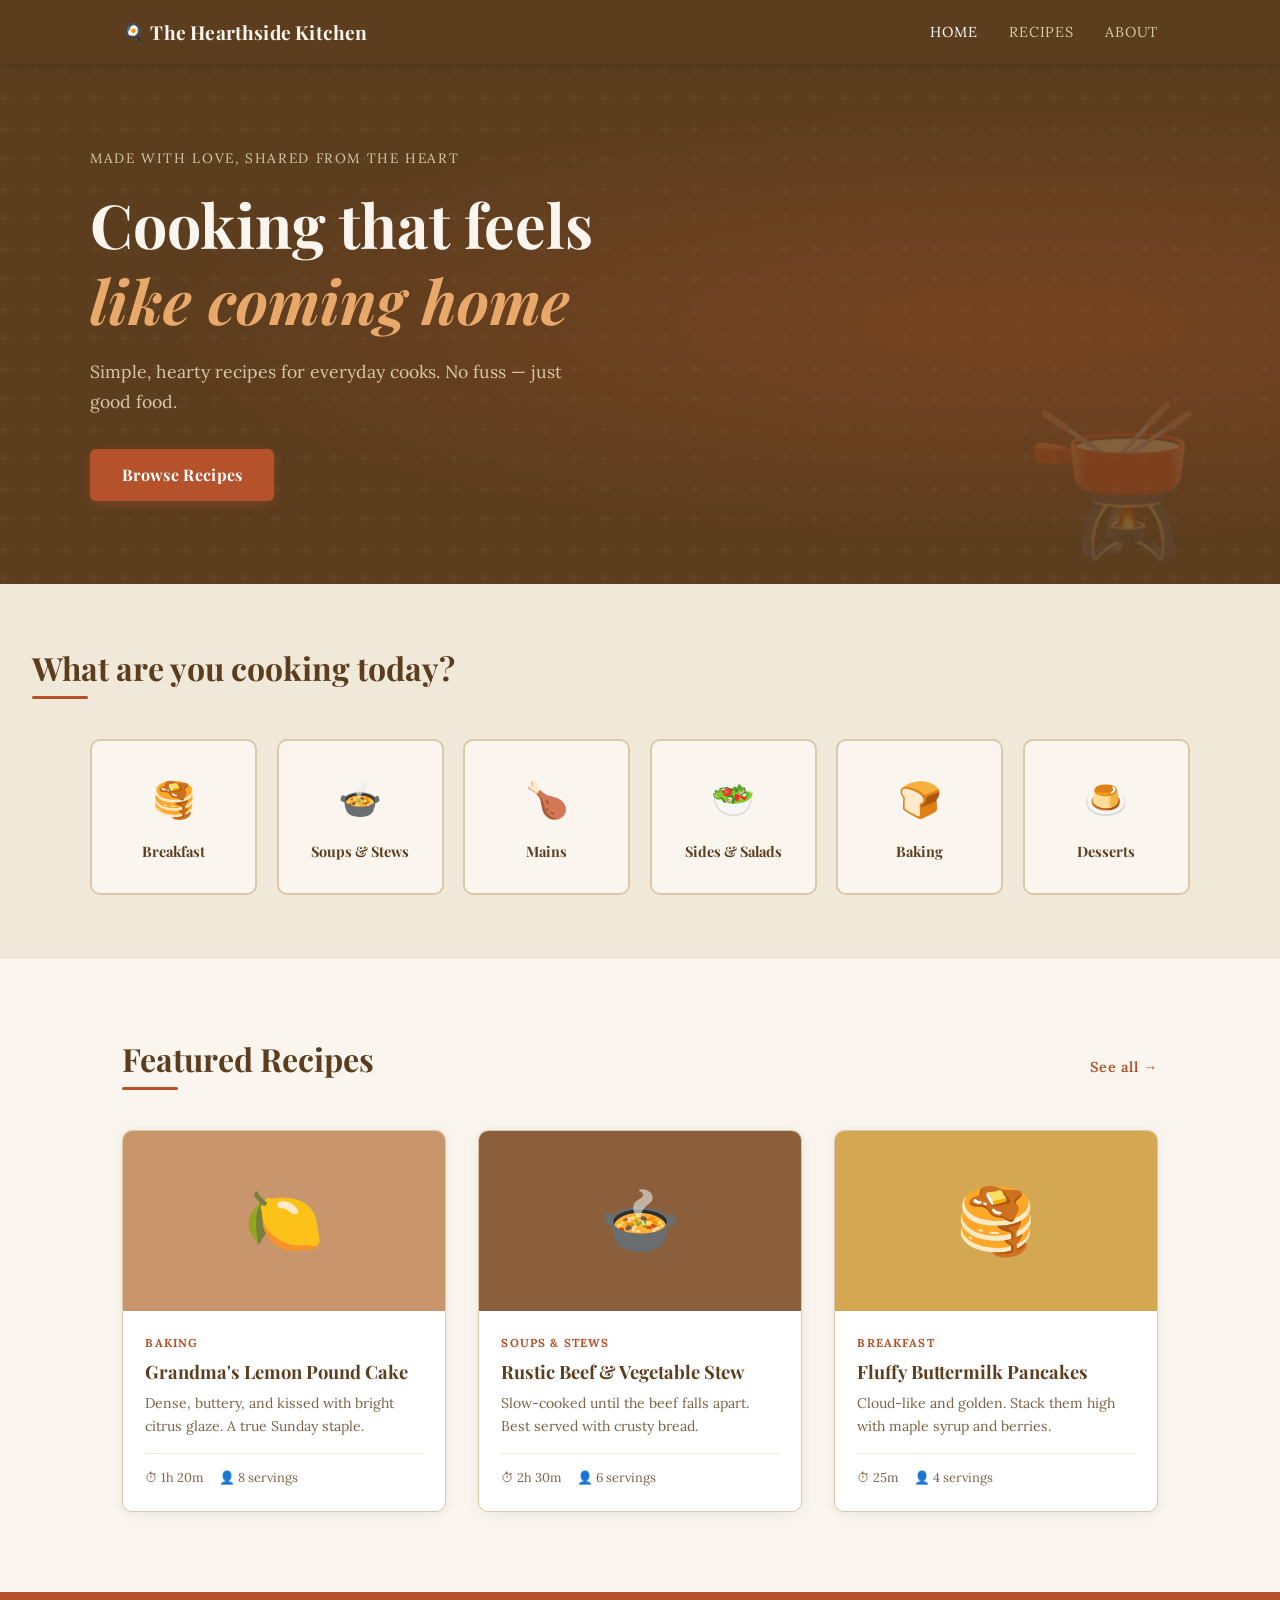
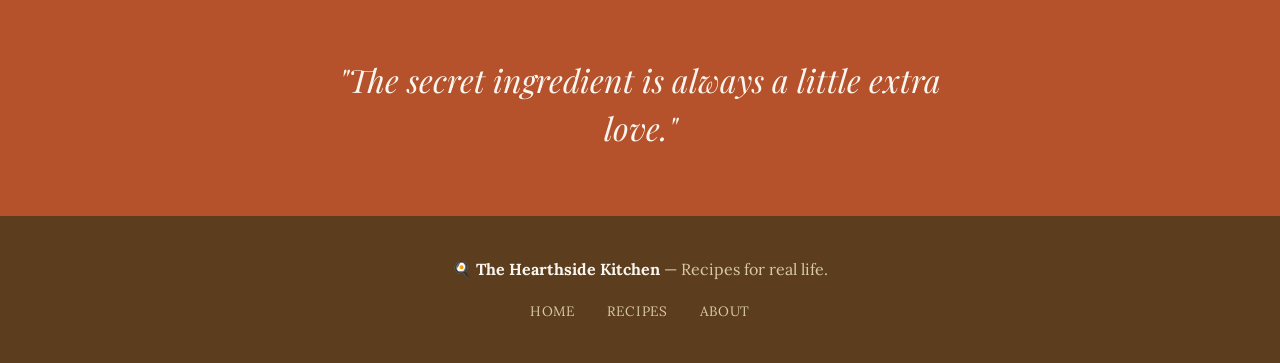
<file: index.html>
<!DOCTYPE html>
<html lang="en">
<head>
  <meta charset="UTF-8" />
  <meta name="viewport" content="width=device-width, initial-scale=1.0"/>
  <title>The Hearthside Kitchen</title>
  <link rel="stylesheet" href="style.css" />
  <link href="https://fonts.googleapis.com/css2?family=Playfair+Display:ital,wght@0,400;0,700;1,400&family=Lora:ital,wght@0,400;0,600;1,400&display=swap" rel="stylesheet"/>
</head>
<body>

  <!-- NAV -->
  <nav class="nav">
    <div class="nav-inner">
      <a href="index.html" class="nav-logo">🍳 The Hearthside Kitchen</a>
      <ul class="nav-links">
        <li><a href="index.html" class="active">Home</a></li>
        <li><a href="recipes.html">Recipes</a></li>
        <li><a href="about.html">About</a></li>
      </ul>
    </div>
  </nav>

  <!-- HERO -->
  <header class="hero">
    <div class="hero-texture"></div>
    <div class="hero-content">
      <p class="hero-eyebrow">Made with love, shared from the heart</p>
      <h1 class="hero-title">Cooking that feels<br/><em>like coming home</em></h1>
      <p class="hero-sub">Simple, hearty recipes for everyday cooks. No fuss — just good food.</p>
      <a href="recipes.html" class="btn-primary">Browse Recipes</a>
    </div>
    <div class="hero-illustration">
      <div class="pot-graphic">🫕</div>
    </div>
  </header>

  <!-- CATEGORIES -->
  <section class="categories section">
    <h2 class="section-title">What are you cooking today?</h2>
    <div class="category-grid">
      <a href="recipes.html?cat=breakfast" class="cat-card">
        <span class="cat-icon">🥞</span>
        <span class="cat-label">Breakfast</span>
      </a>
      <a href="recipes.html?cat=soups" class="cat-card">
        <span class="cat-icon">🍲</span>
        <span class="cat-label">Soups & Stews</span>
      </a>
      <a href="recipes.html?cat=mains" class="cat-card">
        <span class="cat-icon">🍗</span>
        <span class="cat-label">Mains</span>
      </a>
      <a href="recipes.html?cat=sides" class="cat-card">
        <span class="cat-icon">🥗</span>
        <span class="cat-label">Sides & Salads</span>
      </a>
      <a href="recipes.html?cat=baking" class="cat-card">
        <span class="cat-icon">🍞</span>
        <span class="cat-label">Baking</span>
      </a>
      <a href="recipes.html?cat=desserts" class="cat-card">
        <span class="cat-icon">🍮</span>
        <span class="cat-label">Desserts</span>
      </a>
    </div>
  </section>

  <!-- FEATURED RECIPES -->
  <section class="featured section">
    <div class="section-header">
      <h2 class="section-title">Featured Recipes</h2>
      <a href="recipes.html" class="see-all">See all →</a>
    </div>
    <div class="recipe-grid">
      <a href="recipe.html?id=1" class="recipe-card">
        <div class="recipe-img" style="background:#c8956c;">🍋</div>
        <div class="recipe-info">
          <span class="recipe-tag">Baking</span>
          <h3>Grandma's Lemon Pound Cake</h3>
          <p>Dense, buttery, and kissed with bright citrus glaze. A true Sunday staple.</p>
          <div class="recipe-meta">
            <span>⏱ 1h 20m</span>
            <span>👤 8 servings</span>
          </div>
        </div>
      </a>
      <a href="recipe.html?id=2" class="recipe-card">
        <div class="recipe-img" style="background:#8b5e3c;">🍲</div>
        <div class="recipe-info">
          <span class="recipe-tag">Soups & Stews</span>
          <h3>Rustic Beef & Vegetable Stew</h3>
          <p>Slow-cooked until the beef falls apart. Best served with crusty bread.</p>
          <div class="recipe-meta">
            <span>⏱ 2h 30m</span>
            <span>👤 6 servings</span>
          </div>
        </div>
      </a>
      <a href="recipe.html?id=3" class="recipe-card">
        <div class="recipe-img" style="background:#d4a853;">🥞</div>
        <div class="recipe-info">
          <span class="recipe-tag">Breakfast</span>
          <h3>Fluffy Buttermilk Pancakes</h3>
          <p>Cloud-like and golden. Stack them high with maple syrup and berries.</p>
          <div class="recipe-meta">
            <span>⏱ 25m</span>
            <span>👤 4 servings</span>
          </div>
        </div>
      </a>
    </div>
  </section>

  <!-- QUOTE BANNER -->
  <section class="quote-banner">
    <blockquote>
      "The secret ingredient is always a little extra love."
    </blockquote>
  </section>

  <!-- FOOTER -->
  <footer class="footer">
    <p>🍳 <strong>The Hearthside Kitchen</strong> — Recipes for real life.</p>
    <nav class="footer-links">
      <a href="index.html">Home</a>
      <a href="recipes.html">Recipes</a>
      <a href="about.html">About</a>
    </nav>
  </footer>

</body>
</html>
</file>
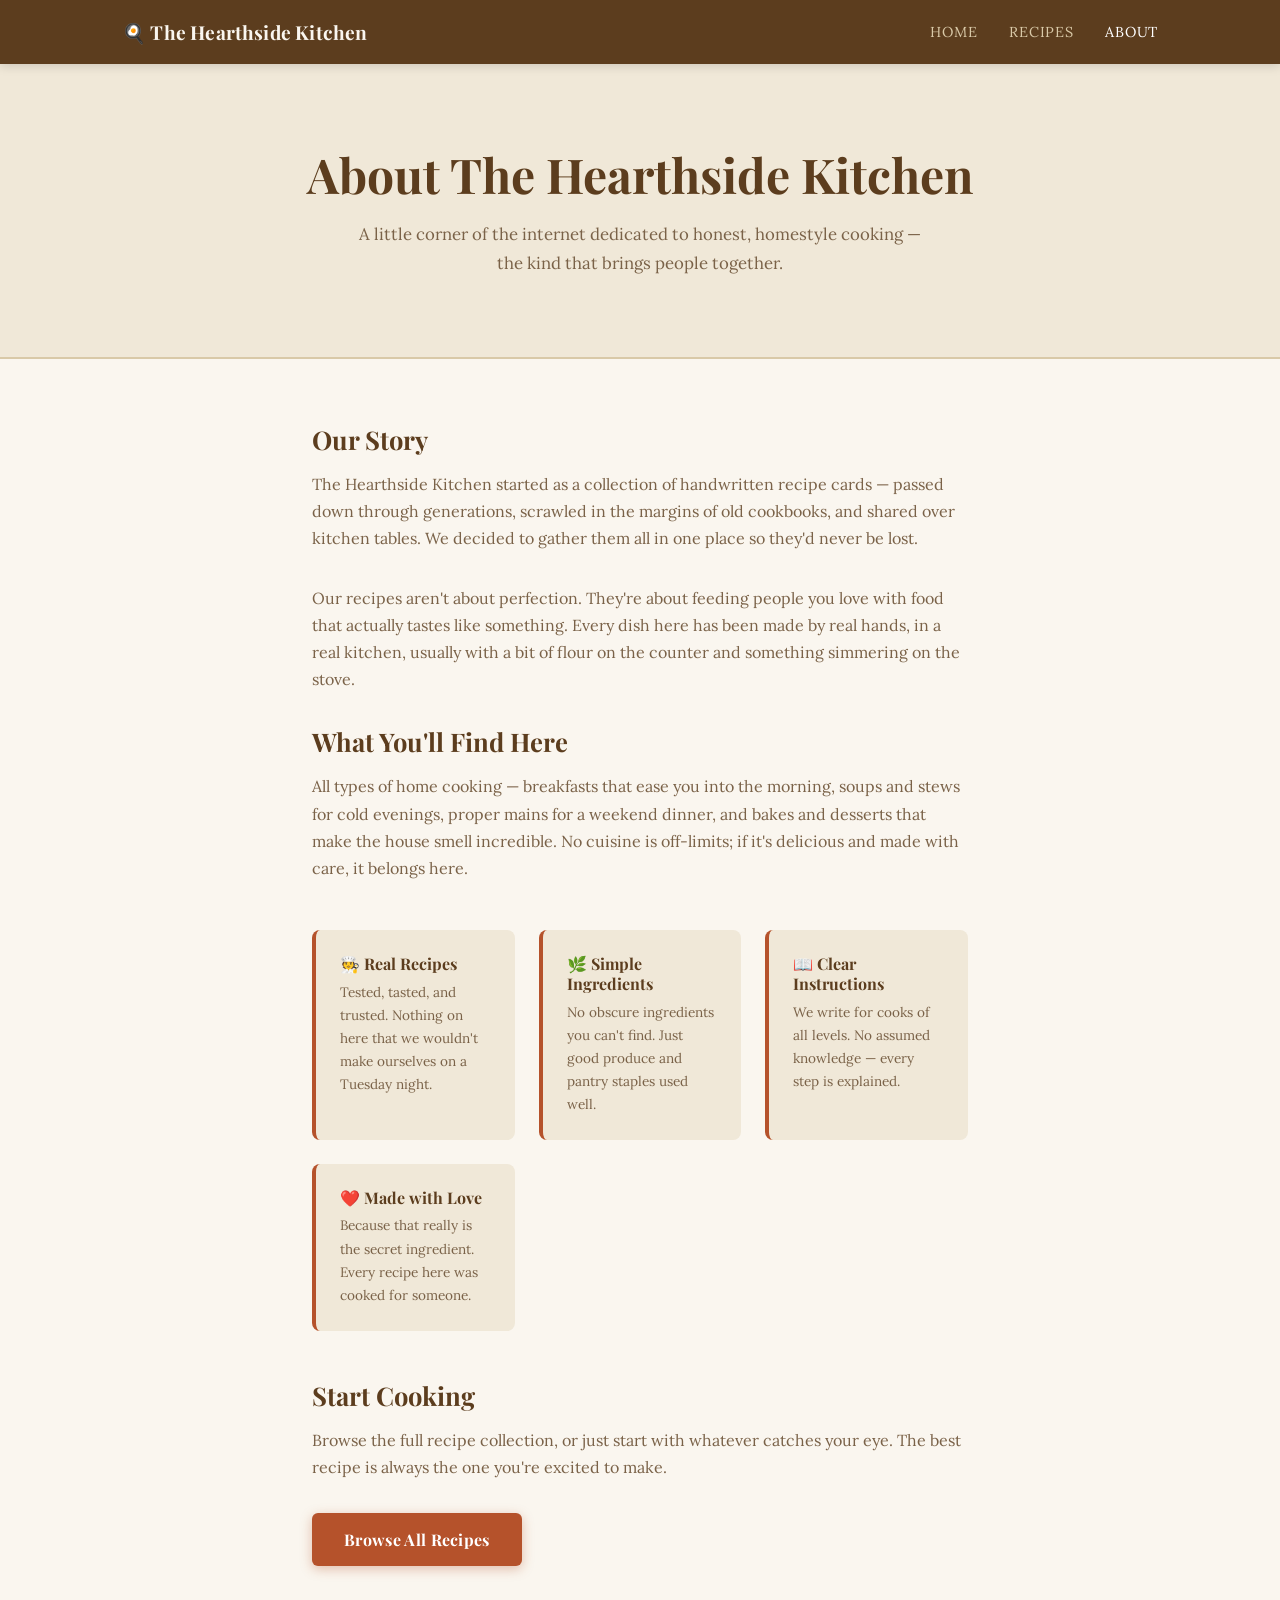
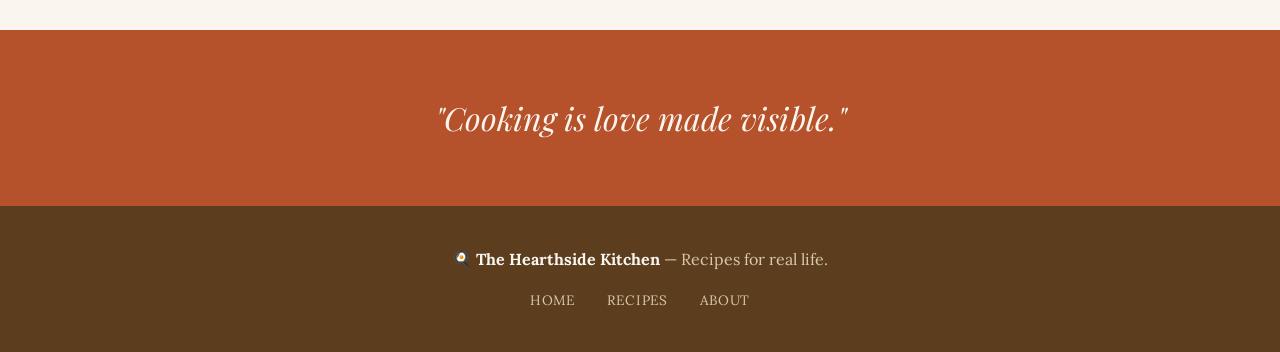
<file: about.html>
<!DOCTYPE html>
<html lang="en">
<head>
  <meta charset="UTF-8" />
  <meta name="viewport" content="width=device-width, initial-scale=1.0"/>
  <title>About — The Hearthside Kitchen</title>
  <link rel="stylesheet" href="style.css" />
  <link href="https://fonts.googleapis.com/css2?family=Playfair+Display:ital,wght@0,400;0,700;1,400&family=Lora:ital,wght@0,400;0,600;1,400&display=swap" rel="stylesheet"/>
</head>
<body>

  <nav class="nav">
    <div class="nav-inner">
      <a href="index.html" class="nav-logo">🍳 The Hearthside Kitchen</a>
      <ul class="nav-links">
        <li><a href="index.html">Home</a></li>
        <li><a href="recipes.html">Recipes</a></li>
        <li><a href="about.html" class="active">About</a></li>
      </ul>
    </div>
  </nav>

  <header class="about-hero">
    <h1>About The Hearthside Kitchen</h1>
    <p>A little corner of the internet dedicated to honest, homestyle cooking — the kind that brings people together.</p>
  </header>

  <main class="about-body">

    <h2>Our Story</h2>
    <p>
      The Hearthside Kitchen started as a collection of handwritten recipe cards — passed down through generations, scrawled in the margins of old cookbooks, and shared over kitchen tables. We decided to gather them all in one place so they'd never be lost.
    </p>
    <p>
      Our recipes aren't about perfection. They're about feeding people you love with food that actually tastes like something. Every dish here has been made by real hands, in a real kitchen, usually with a bit of flour on the counter and something simmering on the stove.
    </p>

    <h2>What You'll Find Here</h2>
    <p>
      All types of home cooking — breakfasts that ease you into the morning, soups and stews for cold evenings, proper mains for a weekend dinner, and bakes and desserts that make the house smell incredible. No cuisine is off-limits; if it's delicious and made with care, it belongs here.
    </p>

    <div class="about-values">
      <div class="value-card">
        <h4>🧑‍🍳 Real Recipes</h4>
        <p>Tested, tasted, and trusted. Nothing on here that we wouldn't make ourselves on a Tuesday night.</p>
      </div>
      <div class="value-card">
        <h4>🌿 Simple Ingredients</h4>
        <p>No obscure ingredients you can't find. Just good produce and pantry staples used well.</p>
      </div>
      <div class="value-card">
        <h4>📖 Clear Instructions</h4>
        <p>We write for cooks of all levels. No assumed knowledge — every step is explained.</p>
      </div>
      <div class="value-card">
        <h4>❤️ Made with Love</h4>
        <p>Because that really is the secret ingredient. Every recipe here was cooked for someone.</p>
      </div>
    </div>

    <h2>Start Cooking</h2>
    <p>
      Browse the full recipe collection, or just start with whatever catches your eye. The best recipe is always the one you're excited to make.
    </p>
    <a href="recipes.html" class="btn-primary">Browse All Recipes</a>

  </main>

  <section class="quote-banner">
    <blockquote>"Cooking is love made visible."</blockquote>
  </section>

  <footer class="footer">
    <p>🍳 <strong>The Hearthside Kitchen</strong> — Recipes for real life.</p>
    <nav class="footer-links">
      <a href="index.html">Home</a>
      <a href="recipes.html">Recipes</a>
      <a href="about.html">About</a>
    </nav>
  </footer>

</body>
</html>
</file>
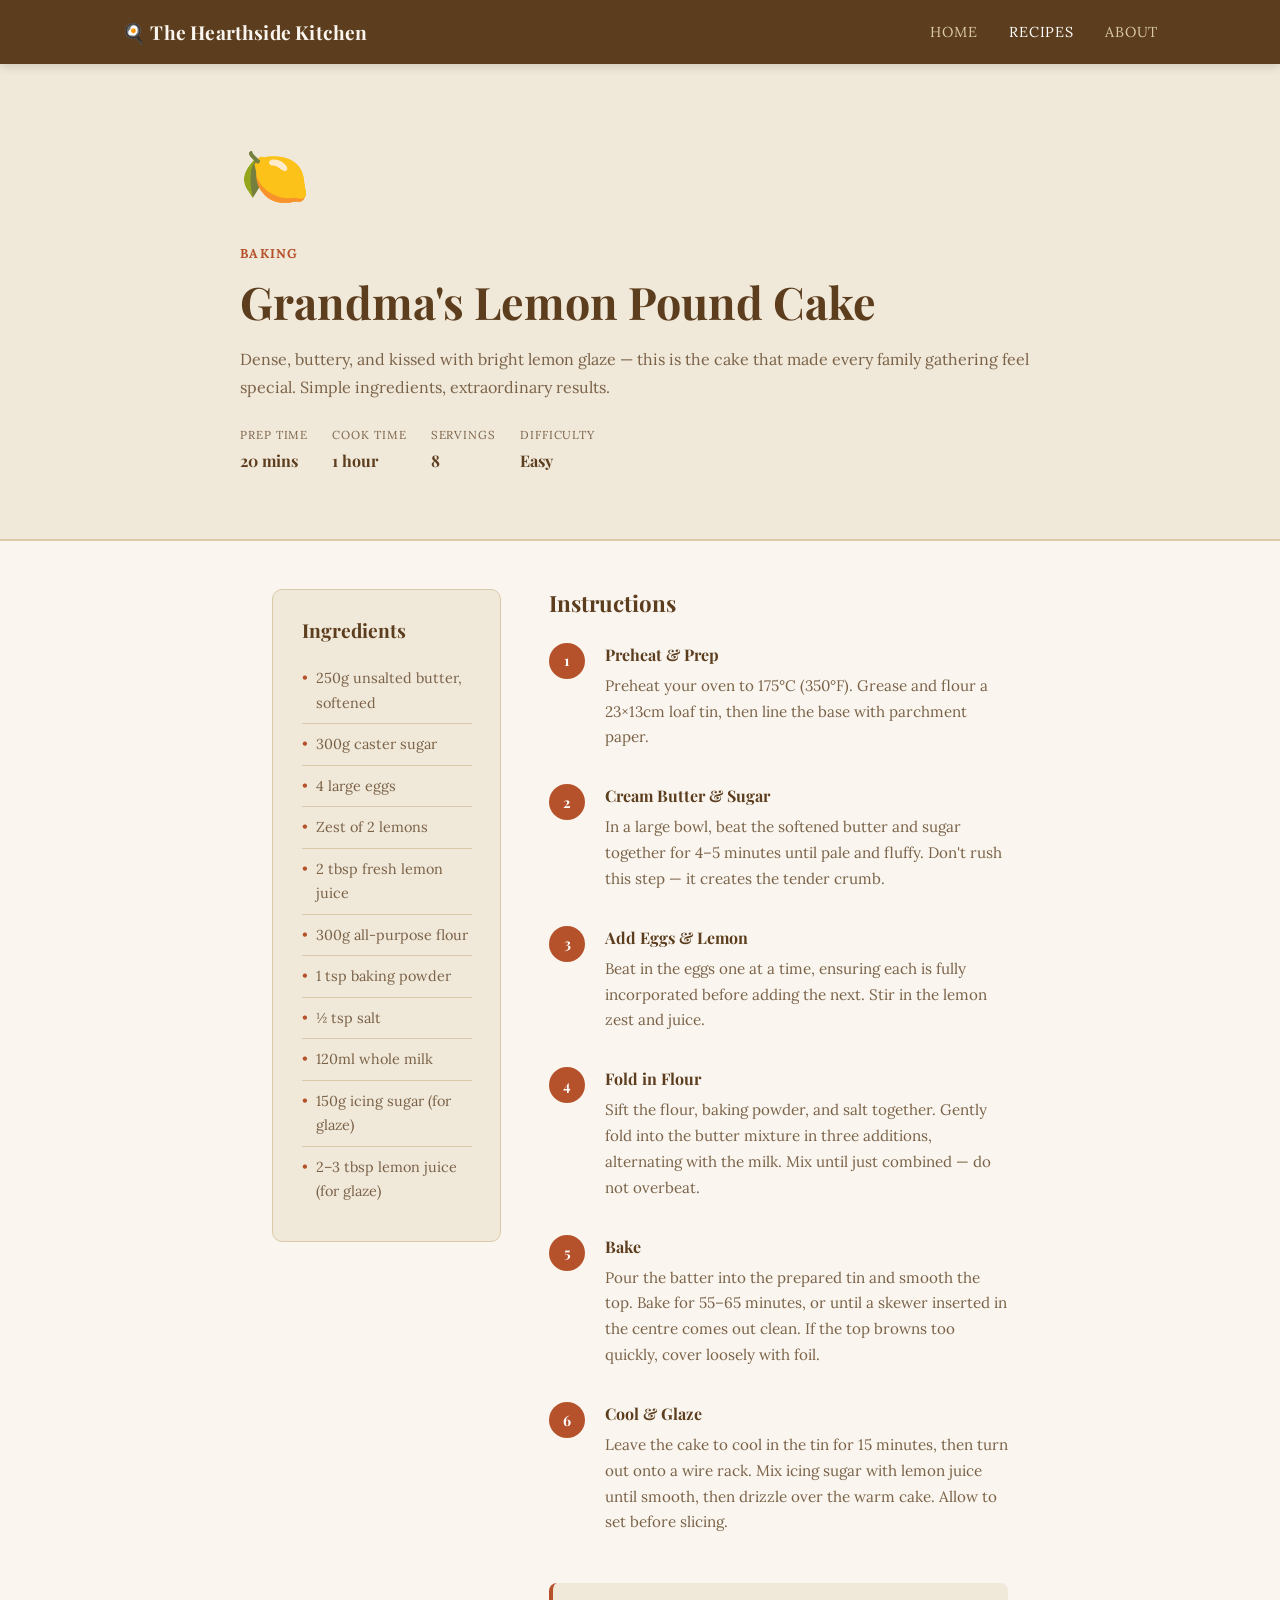
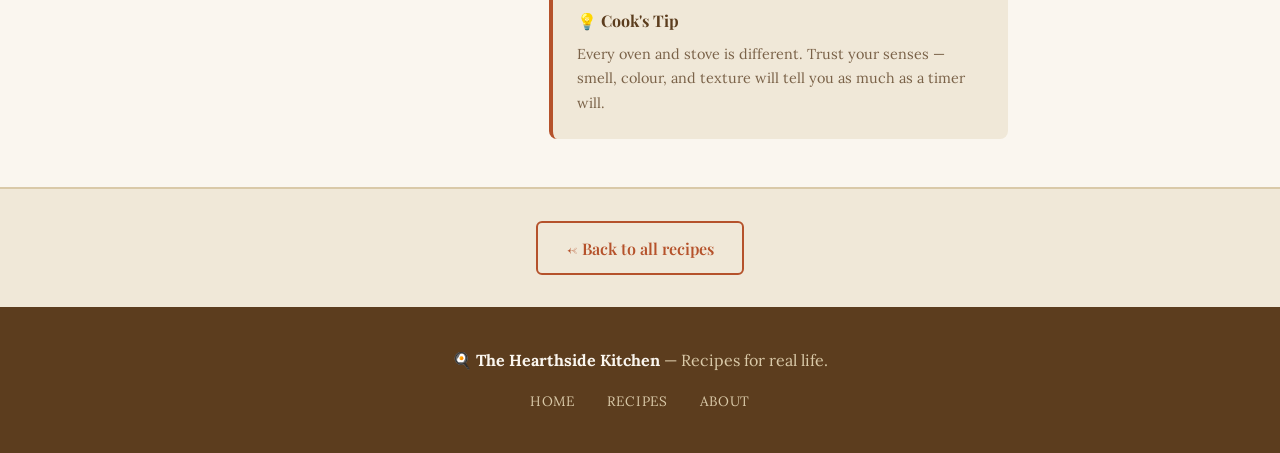
<file: recipe.html>
<!DOCTYPE html>
<html lang="en">
<head>
  <meta charset="UTF-8" />
  <meta name="viewport" content="width=device-width, initial-scale=1.0"/>
  <title>Recipe — The Hearthside Kitchen</title>
  <link rel="stylesheet" href="style.css" />
  <link href="https://fonts.googleapis.com/css2?family=Playfair+Display:ital,wght@0,400;0,700;1,400&family=Lora:ital,wght@0,400;0,600;1,400&display=swap" rel="stylesheet"/>
</head>
<body>

  <nav class="nav">
    <div class="nav-inner">
      <a href="index.html" class="nav-logo">🍳 The Hearthside Kitchen</a>
      <ul class="nav-links">
        <li><a href="index.html">Home</a></li>
        <li><a href="recipes.html" class="active">Recipes</a></li>
        <li><a href="about.html">About</a></li>
      </ul>
    </div>
  </nav>

  <div id="recipeContent"></div>

  <footer class="footer">
    <p>🍳 <strong>The Hearthside Kitchen</strong> — Recipes for real life.</p>
    <nav class="footer-links">
      <a href="index.html">Home</a>
      <a href="recipes.html">Recipes</a>
      <a href="about.html">About</a>
    </nav>
  </footer>

  <script>
    const RECIPES = {
      1: {
        title: "Grandma's Lemon Pound Cake",
        cat: "Baking",
        icon: "🍋",
        bg: "#c8956c",
        time: "1h 20m",
        prep: "20 mins",
        cook: "1 hour",
        servings: 8,
        difficulty: "Easy",
        intro: "Dense, buttery, and kissed with bright lemon glaze — this is the cake that made every family gathering feel special. Simple ingredients, extraordinary results.",
        ingredients: [
          "250g unsalted butter, softened",
          "300g caster sugar",
          "4 large eggs",
          "Zest of 2 lemons",
          "2 tbsp fresh lemon juice",
          "300g all-purpose flour",
          "1 tsp baking powder",
          "½ tsp salt",
          "120ml whole milk",
          "150g icing sugar (for glaze)",
          "2–3 tbsp lemon juice (for glaze)",
        ],
        steps: [
          { title: "Preheat & Prep", text: "Preheat your oven to 175°C (350°F). Grease and flour a 23×13cm loaf tin, then line the base with parchment paper." },
          { title: "Cream Butter & Sugar", text: "In a large bowl, beat the softened butter and sugar together for 4–5 minutes until pale and fluffy. Don't rush this step — it creates the tender crumb." },
          { title: "Add Eggs & Lemon", text: "Beat in the eggs one at a time, ensuring each is fully incorporated before adding the next. Stir in the lemon zest and juice." },
          { title: "Fold in Flour", text: "Sift the flour, baking powder, and salt together. Gently fold into the butter mixture in three additions, alternating with the milk. Mix until just combined — do not overbeat." },
          { title: "Bake", text: "Pour the batter into the prepared tin and smooth the top. Bake for 55–65 minutes, or until a skewer inserted in the centre comes out clean. If the top browns too quickly, cover loosely with foil." },
          { title: "Cool & Glaze", text: "Leave the cake to cool in the tin for 15 minutes, then turn out onto a wire rack. Mix icing sugar with lemon juice until smooth, then drizzle over the warm cake. Allow to set before slicing." },
        ],
      },
      2: {
        title: "Rustic Beef & Vegetable Stew",
        cat: "Soups & Stews",
        icon: "🍲",
        bg: "#8b5e3c",
        time: "2h 30m",
        prep: "20 mins",
        cook: "2 hours 10 mins",
        servings: 6,
        difficulty: "Medium",
        intro: "A slow-cooked stew that fills your kitchen with the most comforting aroma. Tender beef, hearty vegetables, and a rich broth — best enjoyed with thick crusty bread.",
        ingredients: [
          "1kg beef chuck, cut into 4cm cubes",
          "3 tbsp olive oil",
          "1 large onion, roughly chopped",
          "3 garlic cloves, minced",
          "3 carrots, cut into chunks",
          "3 celery stalks, sliced",
          "3 medium potatoes, cubed",
          "400g tinned diced tomatoes",
          "500ml beef stock",
          "250ml red wine",
          "2 tbsp tomato paste",
          "2 sprigs fresh rosemary",
          "3 sprigs fresh thyme",
          "Salt and freshly cracked pepper",
          "2 tbsp plain flour",
        ],
        steps: [
          { title: "Brown the Beef", text: "Season beef cubes generously with salt and pepper, then dust lightly with flour. Heat 2 tbsp oil in a large heavy pot over high heat. Brown the beef in batches — don't crowd the pan. Set aside." },
          { title: "Sauté the Aromatics", text: "Reduce heat to medium. Add remaining oil and cook the onion for 5 minutes until softened. Add garlic and tomato paste, cooking for 1 more minute." },
          { title: "Deglaze", text: "Pour in the red wine and scrape up any browned bits from the bottom of the pot — this is pure flavour. Let it bubble for 2–3 minutes." },
          { title: "Build the Stew", text: "Return the beef to the pot. Add the tinned tomatoes, beef stock, rosemary, and thyme. Bring to a boil, then reduce to a low simmer." },
          { title: "Slow Cook", text: "Cover and cook on low heat for 1 hour 30 minutes, stirring occasionally. Add the carrots, celery, and potatoes and continue cooking for a further 30–40 minutes until everything is tender." },
          { title: "Season & Serve", text: "Remove the herb sprigs. Taste and adjust seasoning. For a thicker stew, mash a few potato chunks against the side of the pot. Serve in deep bowls with crusty bread." },
        ],
      },
      3: {
        title: "Fluffy Buttermilk Pancakes",
        cat: "Breakfast",
        icon: "🥞",
        bg: "#d4a853",
        time: "25m",
        prep: "10 mins",
        cook: "15 mins",
        servings: 4,
        difficulty: "Easy",
        intro: "The secret to cloud-like pancakes is buttermilk and rested batter. Don't rush them — cook low and slow and they'll reward you with the fluffiest stack imaginable.",
        ingredients: [
          "240g all-purpose flour",
          "2 tbsp sugar",
          "2 tsp baking powder",
          "½ tsp baking soda",
          "½ tsp salt",
          "480ml buttermilk",
          "2 large eggs",
          "60g unsalted butter, melted",
          "1 tsp vanilla extract",
          "Butter or oil for the pan",
          "Maple syrup and fresh berries to serve",
        ],
        steps: [
          { title: "Mix Dry Ingredients", text: "Whisk together flour, sugar, baking powder, baking soda, and salt in a large bowl. Make a well in the centre." },
          { title: "Mix Wet Ingredients", text: "In a separate jug, whisk together the buttermilk, eggs, melted butter, and vanilla extract." },
          { title: "Combine", text: "Pour the wet ingredients into the dry and stir gently until just combined. The batter will be lumpy — that's exactly right. Do not overmix. Let the batter rest for 5 minutes." },
          { title: "Cook the Pancakes", text: "Heat a non-stick pan or griddle over medium-low heat. Lightly grease with butter. Pour about 80ml of batter per pancake. Cook until bubbles form on the surface and the edges look set, about 2–3 minutes." },
          { title: "Flip & Finish", text: "Flip once and cook for another 1–2 minutes until golden on the other side. Keep cooked pancakes warm in a low oven while you finish the batch." },
          { title: "Serve", text: "Stack high and serve immediately with maple syrup, fresh berries, and a pat of butter." },
        ],
      },
    };

    const id = new URLSearchParams(window.location.search).get('id') || 1;
    const recipe = RECIPES[id] || RECIPES[1];

    document.title = `${recipe.title} — The Hearthside Kitchen`;

    document.getElementById('recipeContent').innerHTML = `
      <header class="recipe-hero">
        <div class="recipe-hero-inner">
          <div style="font-size:3.5rem;margin-bottom:1rem;">${recipe.icon}</div>
          <span class="recipe-tag">${recipe.cat}</span>
          <h1>${recipe.title}</h1>
          <p class="intro">${recipe.intro}</p>
          <div class="recipe-stats">
            <div class="stat"><span class="stat-label">Prep Time</span><span class="stat-value">${recipe.prep}</span></div>
            <div class="stat"><span class="stat-label">Cook Time</span><span class="stat-value">${recipe.cook}</span></div>
            <div class="stat"><span class="stat-label">Servings</span><span class="stat-value">${recipe.servings}</span></div>
            <div class="stat"><span class="stat-label">Difficulty</span><span class="stat-value">${recipe.difficulty}</span></div>
          </div>
        </div>
      </header>

      <div class="recipe-body">
        <aside class="ingredients-box">
          <h2>Ingredients</h2>
          <ul class="ingredient-list">
            ${recipe.ingredients.map(i => `<li>${i}</li>`).join('')}
          </ul>
        </aside>

        <section class="instructions">
          <h2>Instructions</h2>
          ${recipe.steps.map((s,i) => `
            <div class="step">
              <div class="step-num">${i+1}</div>
              <div>
                <strong style="font-family:var(--font-display);color:var(--brown);display:block;margin-bottom:0.3rem;">${s.title}</strong>
                <p class="step-text">${s.text}</p>
              </div>
            </div>
          `).join('')}
          <div style="margin-top:3rem;padding:1.5rem;background:var(--parchment);border-radius:8px;border-left:4px solid var(--rust);">
            <strong style="font-family:var(--font-display);color:var(--brown);">💡 Cook's Tip</strong>
            <p style="font-size:0.9rem;color:var(--muted);margin-top:0.4rem;">Every oven and stove is different. Trust your senses — smell, colour, and texture will tell you as much as a timer will.</p>
          </div>
        </section>
      </div>

      <div style="text-align:center;padding:2rem;background:var(--parchment);border-top:2px solid var(--tan);">
        <a href="recipes.html" class="btn-secondary">← Back to all recipes</a>
      </div>
    `;
  </script>
</body>
</html>
</file>
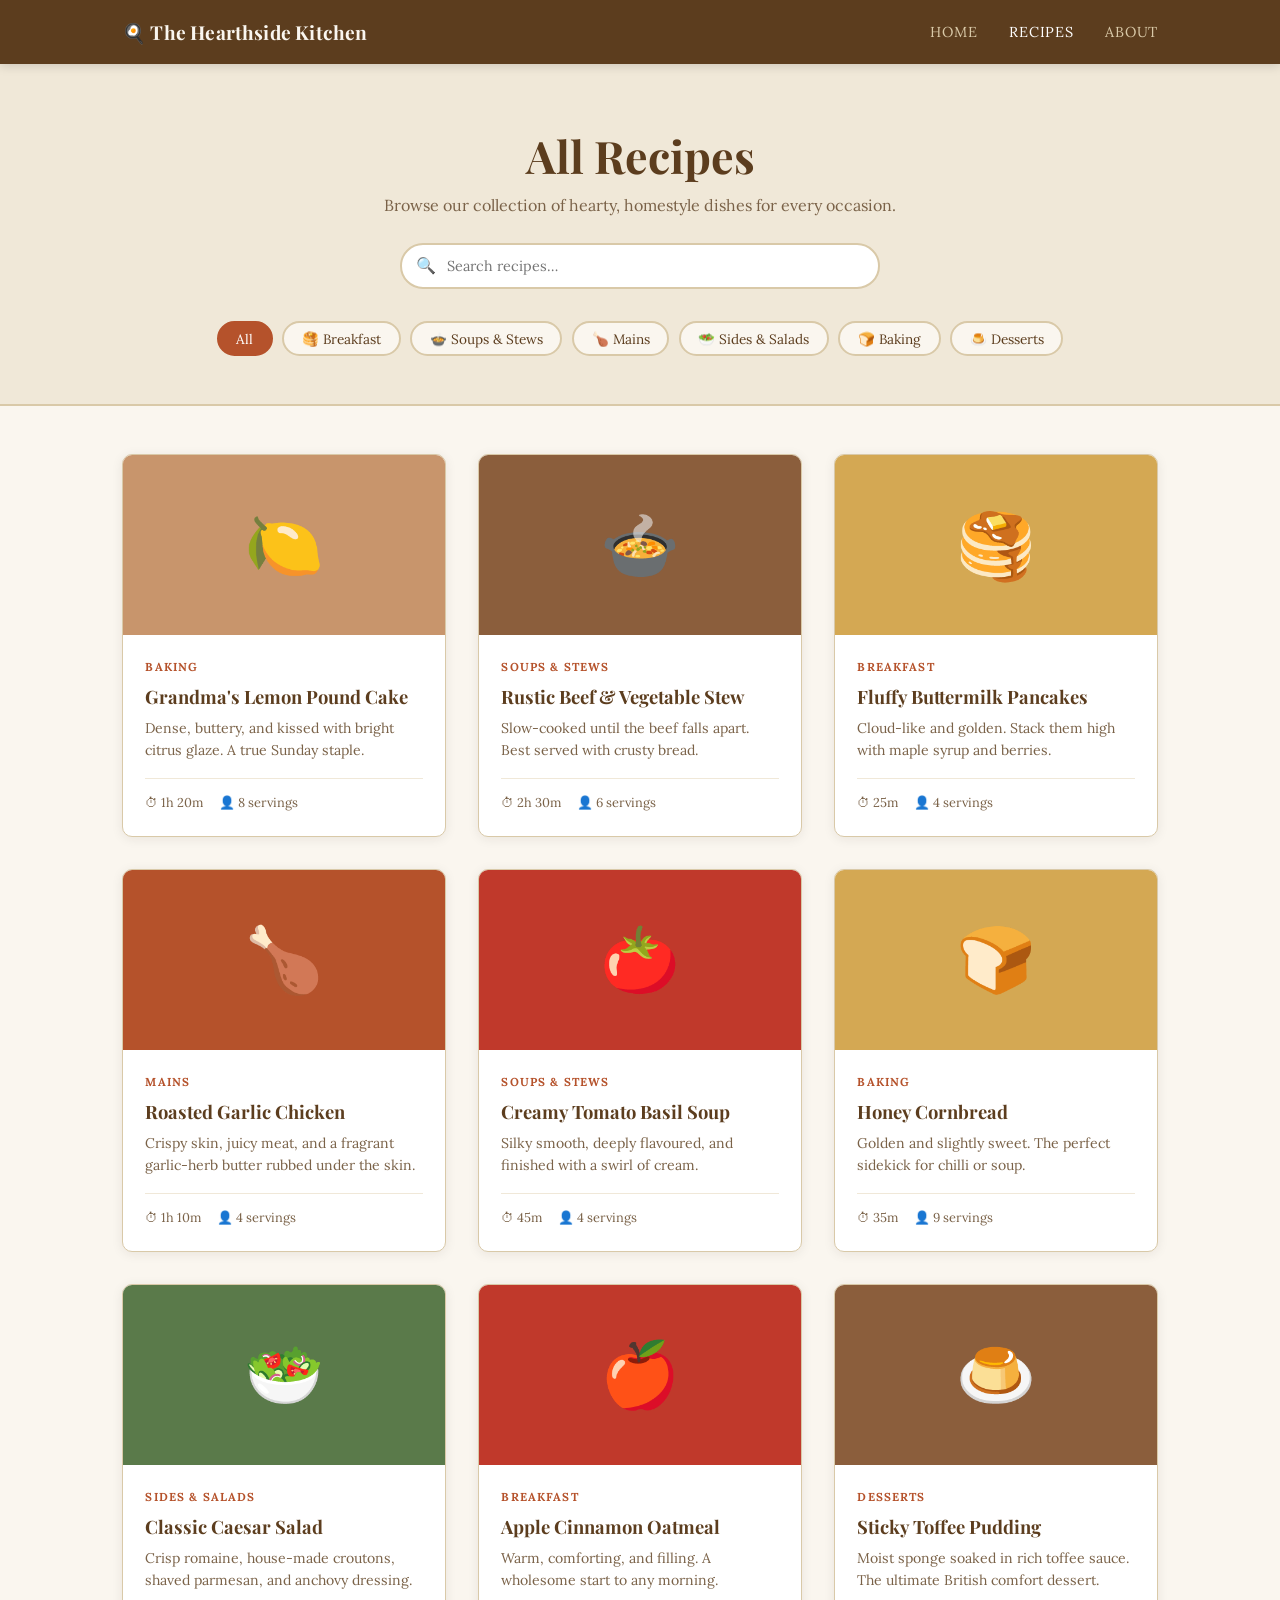
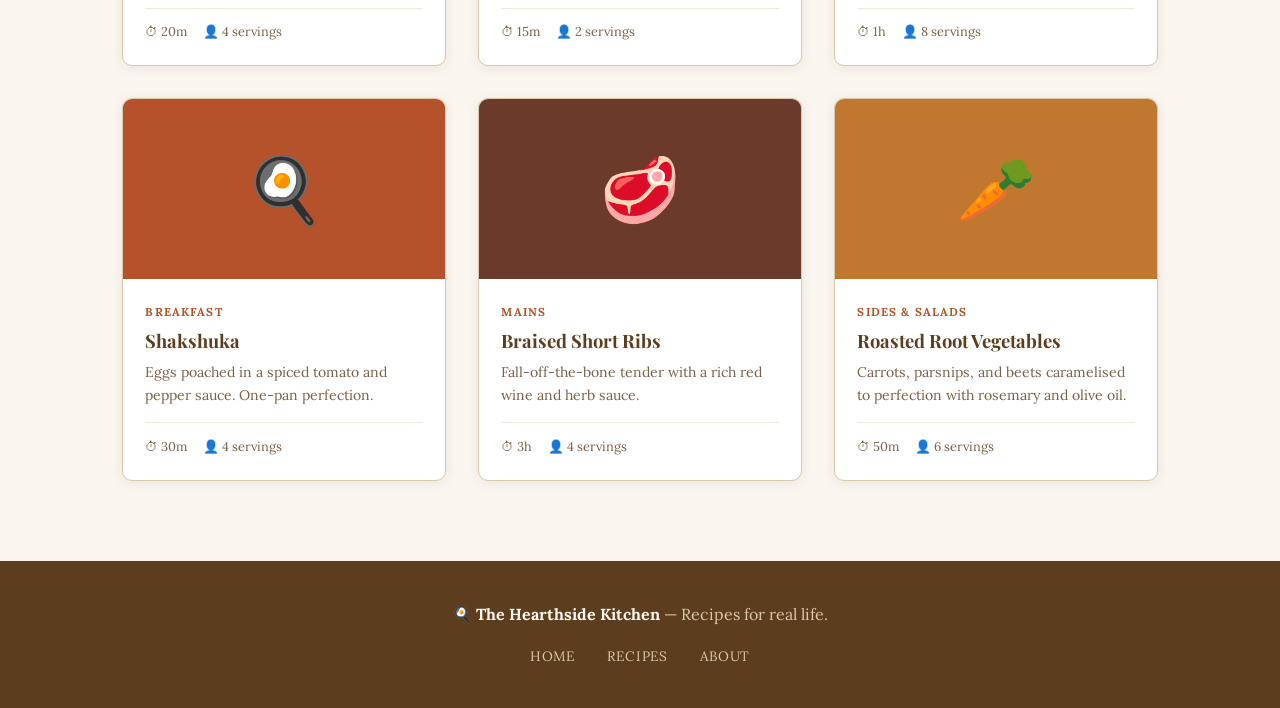
<file: recipes.html>
<!DOCTYPE html>
<html lang="en">
<head>
  <meta charset="UTF-8" />
  <meta name="viewport" content="width=device-width, initial-scale=1.0"/>
  <title>All Recipes — The Hearthside Kitchen</title>
  <link rel="stylesheet" href="style.css" />
  <link href="https://fonts.googleapis.com/css2?family=Playfair+Display:ital,wght@0,400;0,700;1,400&family=Lora:ital,wght@0,400;0,600;1,400&display=swap" rel="stylesheet"/>
</head>
<body>

  <nav class="nav">
    <div class="nav-inner">
      <a href="index.html" class="nav-logo">🍳 The Hearthside Kitchen</a>
      <ul class="nav-links">
        <li><a href="index.html">Home</a></li>
        <li><a href="recipes.html" class="active">Recipes</a></li>
        <li><a href="about.html">About</a></li>
      </ul>
    </div>
  </nav>

  <header class="recipes-header">
    <h1>All Recipes</h1>
    <p>Browse our collection of hearty, homestyle dishes for every occasion.</p>
    <div class="search-wrap">
      <span class="search-icon">🔍</span>
      <input type="text" id="searchInput" placeholder="Search recipes…" oninput="filterRecipes()" />
    </div>
    <div class="filter-bar" id="filterBar">
      <button class="filter-btn active" onclick="setFilter('all', this)">All</button>
      <button class="filter-btn" onclick="setFilter('breakfast', this)">🥞 Breakfast</button>
      <button class="filter-btn" onclick="setFilter('soups', this)">🍲 Soups & Stews</button>
      <button class="filter-btn" onclick="setFilter('mains', this)">🍗 Mains</button>
      <button class="filter-btn" onclick="setFilter('sides', this)">🥗 Sides & Salads</button>
      <button class="filter-btn" onclick="setFilter('baking', this)">🍞 Baking</button>
      <button class="filter-btn" onclick="setFilter('desserts', this)">🍮 Desserts</button>
    </div>
  </header>

  <main class="recipes-listing">
    <div class="recipe-grid" id="recipeGrid"></div>
    <p id="noResults" style="display:none;text-align:center;color:var(--muted);padding:3rem 0;font-style:italic;">
      No recipes found. Try a different search!
    </p>
  </main>

  <footer class="footer">
    <p>🍳 <strong>The Hearthside Kitchen</strong> — Recipes for real life.</p>
    <nav class="footer-links">
      <a href="index.html">Home</a>
      <a href="recipes.html">Recipes</a>
      <a href="about.html">About</a>
    </nav>
  </footer>

  <script>
    const RECIPES = [
      { id:1,  title:"Grandma's Lemon Pound Cake",      cat:"baking",    icon:"🍋", bg:"#c8956c", time:"1h 20m", servings:8,  desc:"Dense, buttery, and kissed with bright citrus glaze. A true Sunday staple." },
      { id:2,  title:"Rustic Beef & Vegetable Stew",    cat:"soups",     icon:"🍲", bg:"#8b5e3c", time:"2h 30m", servings:6,  desc:"Slow-cooked until the beef falls apart. Best served with crusty bread." },
      { id:3,  title:"Fluffy Buttermilk Pancakes",      cat:"breakfast", icon:"🥞", bg:"#d4a853", time:"25m",    servings:4,  desc:"Cloud-like and golden. Stack them high with maple syrup and berries." },
      { id:4,  title:"Roasted Garlic Chicken",          cat:"mains",     icon:"🍗", bg:"#b5522b", time:"1h 10m", servings:4,  desc:"Crispy skin, juicy meat, and a fragrant garlic-herb butter rubbed under the skin." },
      { id:5,  title:"Creamy Tomato Basil Soup",        cat:"soups",     icon:"🍅", bg:"#c0392b", time:"45m",    servings:4,  desc:"Silky smooth, deeply flavoured, and finished with a swirl of cream." },
      { id:6,  title:"Honey Cornbread",                 cat:"baking",    icon:"🍞", bg:"#d4a853", time:"35m",    servings:9,  desc:"Golden and slightly sweet. The perfect sidekick for chilli or soup." },
      { id:7,  title:"Classic Caesar Salad",            cat:"sides",     icon:"🥗", bg:"#5a7a4a", time:"20m",    servings:4,  desc:"Crisp romaine, house-made croutons, shaved parmesan, and anchovy dressing." },
      { id:8,  title:"Apple Cinnamon Oatmeal",         cat:"breakfast", icon:"🍎", bg:"#c0392b", time:"15m",    servings:2,  desc:"Warm, comforting, and filling. A wholesome start to any morning." },
      { id:9,  title:"Sticky Toffee Pudding",           cat:"desserts",  icon:"🍮", bg:"#8b5e3c", time:"1h",     servings:8,  desc:"Moist sponge soaked in rich toffee sauce. The ultimate British comfort dessert." },
      { id:10, title:"Shakshuka",                       cat:"breakfast", icon:"🍳", bg:"#b5522b", time:"30m",    servings:4,  desc:"Eggs poached in a spiced tomato and pepper sauce. One-pan perfection." },
      { id:11, title:"Braised Short Ribs",              cat:"mains",     icon:"🥩", bg:"#6b3a2a", time:"3h",     servings:4,  desc:"Fall-off-the-bone tender with a rich red wine and herb sauce." },
      { id:12, title:"Roasted Root Vegetables",        cat:"sides",     icon:"🥕", bg:"#c07830", time:"50m",    servings:6,  desc:"Carrots, parsnips, and beets caramelised to perfection with rosemary and olive oil." },
    ];

    let activeFilter = 'all';

    function renderRecipes() {
      const query = document.getElementById('searchInput').value.toLowerCase();
      const grid  = document.getElementById('recipeGrid');
      const none  = document.getElementById('noResults');
      const filtered = RECIPES.filter(r => {
        const matchCat = activeFilter === 'all' || r.cat === activeFilter;
        const matchQ   = r.title.toLowerCase().includes(query) || r.desc.toLowerCase().includes(query);
        return matchCat && matchQ;
      });
      grid.innerHTML = filtered.map(r => `
        <a href="recipe.html?id=${r.id}" class="recipe-card">
          <div class="recipe-img" style="background:${r.bg};">${r.icon}</div>
          <div class="recipe-info">
            <span class="recipe-tag">${catLabel(r.cat)}</span>
            <h3>${r.title}</h3>
            <p>${r.desc}</p>
            <div class="recipe-meta">
              <span>⏱ ${r.time}</span>
              <span>👤 ${r.servings} servings</span>
            </div>
          </div>
        </a>
      `).join('');
      none.style.display = filtered.length ? 'none' : 'block';
    }

    function catLabel(cat) {
      const map = { breakfast:'Breakfast', soups:'Soups & Stews', mains:'Mains', sides:'Sides & Salads', baking:'Baking', desserts:'Desserts' };
      return map[cat] || cat;
    }

    function setFilter(cat, btn) {
      activeFilter = cat;
      document.querySelectorAll('.filter-btn').forEach(b => b.classList.remove('active'));
      btn.classList.add('active');
      renderRecipes();
    }

    function filterRecipes() { renderRecipes(); }

    // On load, check URL param
    const urlParams = new URLSearchParams(window.location.search);
    const urlCat = urlParams.get('cat');
    if (urlCat) {
      activeFilter = urlCat;
      document.querySelectorAll('.filter-btn').forEach(b => {
        if (b.textContent.toLowerCase().includes(urlCat)) b.classList.add('active');
        else b.classList.remove('active');
      });
    }
    renderRecipes();
  </script>
</body>
</html>
</file>
<file: style.css>
/* =============================================
   THE HEARTHSIDE KITCHEN — Global Styles
   Warm & Rustic Cookbook Aesthetic
   ============================================= */

:root {
  --cream:     #faf6ef;
  --parchment: #f0e8d8;
  --tan:       #d9c9a8;
  --rust:      #b5522b;
  --rust-dark: #8c3a1a;
  --brown:     #5c3d1e;
  --brown-lt:  #8b6340;
  --ink:       #2c1d0e;
  --muted:     #7a6248;
  --white:     #fff;

  --font-display: 'Playfair Display', Georgia, serif;
  --font-body:    'Lora', Georgia, serif;

  --radius: 6px;
  --shadow: 0 4px 20px rgba(44, 29, 14, 0.1);
  --shadow-card: 0 2px 12px rgba(44, 29, 14, 0.08);
}

/* RESET */
*, *::before, *::after { box-sizing: border-box; margin: 0; padding: 0; }

html { scroll-behavior: smooth; }

body {
  background: var(--cream);
  color: var(--ink);
  font-family: var(--font-body);
  font-size: 1rem;
  line-height: 1.7;
}

a { text-decoration: none; color: inherit; }
img { max-width: 100%; display: block; }

/* TYPOGRAPHY */
h1, h2, h3, h4 {
  font-family: var(--font-display);
  line-height: 1.25;
  color: var(--brown);
}

/* =============================================
   NAV
   ============================================= */
.nav {
  background: var(--brown);
  position: sticky;
  top: 0;
  z-index: 100;
  box-shadow: 0 2px 10px rgba(0,0,0,0.15);
}
.nav-inner {
  max-width: 1100px;
  margin: 0 auto;
  padding: 0 2rem;
  display: flex;
  align-items: center;
  justify-content: space-between;
  height: 64px;
}
.nav-logo {
  font-family: var(--font-display);
  font-size: 1.2rem;
  color: var(--cream);
  font-weight: 700;
  letter-spacing: 0.01em;
}
.nav-links {
  list-style: none;
  display: flex;
  gap: 2rem;
}
.nav-links a {
  color: var(--tan);
  font-size: 0.9rem;
  letter-spacing: 0.05em;
  text-transform: uppercase;
  transition: color 0.2s;
}
.nav-links a:hover,
.nav-links a.active {
  color: var(--white);
}

/* =============================================
   HERO
   ============================================= */
.hero {
  background: var(--brown);
  background-image:
    radial-gradient(ellipse at 80% 50%, rgba(181,82,43,0.3) 0%, transparent 60%),
    url("data:image/svg+xml,%3Csvg width='60' height='60' viewBox='0 0 60 60' xmlns='http://www.w3.org/2000/svg'%3E%3Cg fill='none' fill-rule='evenodd'%3E%3Cg fill='%23ffffff' fill-opacity='0.03'%3E%3Cpath d='M36 34v-4h-2v4h-4v2h4v4h2v-4h4v-2h-4zm0-30V0h-2v4h-4v2h4v4h2V6h4V4h-4zM6 34v-4H4v4H0v2h4v4h2v-4h4v-2H6zM6 4V0H4v4H0v2h4v4h2V6h4V4H6z'/%3E%3C/g%3E%3C/g%3E%3C/svg%3E");
  min-height: 520px;
  display: flex;
  align-items: center;
  padding: 4rem 2rem;
  position: relative;
  overflow: hidden;
}
.hero-content {
  max-width: 1100px;
  margin: 0 auto;
  flex: 1;
  animation: fadeUp 0.8s ease both;
}
.hero-eyebrow {
  font-size: 0.85rem;
  text-transform: uppercase;
  letter-spacing: 0.12em;
  color: var(--tan);
  margin-bottom: 1rem;
}
.hero-title {
  font-size: clamp(2.4rem, 5vw, 3.8rem);
  color: var(--cream);
  margin-bottom: 1.2rem;
  font-weight: 700;
}
.hero-title em {
  color: #e8a86a;
  font-style: italic;
}
.hero-sub {
  font-size: 1.1rem;
  color: var(--tan);
  max-width: 480px;
  margin-bottom: 2rem;
}
.hero-illustration {
  font-size: 9rem;
  opacity: 0.18;
  position: absolute;
  right: 6%;
  bottom: -1rem;
  user-select: none;
  animation: float 4s ease-in-out infinite;
}
@keyframes float {
  0%, 100% { transform: translateY(0); }
  50%       { transform: translateY(-12px); }
}
@keyframes fadeUp {
  from { opacity: 0; transform: translateY(24px); }
  to   { opacity: 1; transform: translateY(0); }
}

/* BUTTON */
.btn-primary {
  display: inline-block;
  background: var(--rust);
  color: var(--white);
  padding: 0.8rem 2rem;
  border-radius: var(--radius);
  font-family: var(--font-display);
  font-size: 1rem;
  font-weight: 700;
  letter-spacing: 0.02em;
  transition: background 0.2s, transform 0.15s;
  box-shadow: 0 3px 12px rgba(181,82,43,0.35);
}
.btn-primary:hover {
  background: var(--rust-dark);
  transform: translateY(-2px);
}
.btn-secondary {
  display: inline-block;
  border: 2px solid var(--rust);
  color: var(--rust);
  padding: 0.7rem 1.8rem;
  border-radius: var(--radius);
  font-family: var(--font-display);
  font-size: 1rem;
  font-weight: 600;
  transition: all 0.2s;
}
.btn-secondary:hover {
  background: var(--rust);
  color: var(--white);
}

/* =============================================
   SECTIONS
   ============================================= */
.section {
  max-width: 1100px;
  margin: 0 auto;
  padding: 5rem 2rem;
}
.section-title {
  font-size: 2rem;
  margin-bottom: 2.5rem;
  position: relative;
  display: inline-block;
}
.section-title::after {
  content: '';
  display: block;
  width: 56px;
  height: 3px;
  background: var(--rust);
  margin-top: 0.5rem;
  border-radius: 2px;
}
.section-header {
  display: flex;
  align-items: baseline;
  justify-content: space-between;
  margin-bottom: 2.5rem;
}
.section-header .section-title { margin-bottom: 0; }
.see-all {
  color: var(--rust);
  font-size: 0.9rem;
  font-weight: 600;
  letter-spacing: 0.04em;
  transition: color 0.2s;
}
.see-all:hover { color: var(--rust-dark); }

/* =============================================
   CATEGORIES
   ============================================= */
.categories { background: var(--parchment); max-width: 100%; padding: 4rem 2rem; }
.categories .section-title, .categories h2 {
  max-width: 1100px;
  margin-left: auto;
  margin-right: auto;
}
.category-grid {
  max-width: 1100px;
  margin: 0 auto;
  display: grid;
  grid-template-columns: repeat(auto-fit, minmax(140px, 1fr));
  gap: 1.2rem;
}
.cat-card {
  background: var(--cream);
  border: 2px solid var(--tan);
  border-radius: 10px;
  padding: 1.8rem 1rem;
  display: flex;
  flex-direction: column;
  align-items: center;
  gap: 0.6rem;
  transition: border-color 0.2s, transform 0.2s, box-shadow 0.2s;
  cursor: pointer;
}
.cat-card:hover {
  border-color: var(--rust);
  transform: translateY(-4px);
  box-shadow: var(--shadow-card);
}
.cat-icon { font-size: 2.2rem; }
.cat-label {
  font-family: var(--font-display);
  font-size: 0.9rem;
  font-weight: 700;
  color: var(--brown);
  text-align: center;
}

/* =============================================
   RECIPE GRID
   ============================================= */
.recipe-grid {
  display: grid;
  grid-template-columns: repeat(auto-fill, minmax(300px, 1fr));
  gap: 2rem;
}
.recipe-card {
  background: var(--white);
  border-radius: 10px;
  overflow: hidden;
  box-shadow: var(--shadow-card);
  border: 1px solid var(--tan);
  transition: transform 0.2s, box-shadow 0.2s;
  display: flex;
  flex-direction: column;
}
.recipe-card:hover {
  transform: translateY(-5px);
  box-shadow: var(--shadow);
}
.recipe-img {
  height: 180px;
  display: flex;
  align-items: center;
  justify-content: center;
  font-size: 4rem;
  flex-shrink: 0;
}
.recipe-info {
  padding: 1.4rem;
  display: flex;
  flex-direction: column;
  gap: 0.5rem;
  flex: 1;
}
.recipe-tag {
  font-size: 0.72rem;
  text-transform: uppercase;
  letter-spacing: 0.1em;
  color: var(--rust);
  font-weight: 700;
}
.recipe-info h3 {
  font-size: 1.15rem;
  color: var(--brown);
  line-height: 1.3;
}
.recipe-info p {
  font-size: 0.88rem;
  color: var(--muted);
  line-height: 1.6;
  flex: 1;
}
.recipe-meta {
  display: flex;
  gap: 1rem;
  font-size: 0.8rem;
  color: var(--muted);
  margin-top: 0.5rem;
  padding-top: 0.8rem;
  border-top: 1px solid var(--parchment);
}

/* =============================================
   QUOTE BANNER
   ============================================= */
.quote-banner {
  background: var(--rust);
  padding: 4rem 2rem;
  text-align: center;
}
.quote-banner blockquote {
  font-family: var(--font-display);
  font-size: clamp(1.3rem, 3vw, 2rem);
  font-style: italic;
  color: var(--cream);
  max-width: 680px;
  margin: 0 auto;
  line-height: 1.5;
}

/* =============================================
   ABOUT PAGE
   ============================================= */
.about-hero {
  background: var(--parchment);
  padding: 5rem 2rem;
  text-align: center;
  border-bottom: 2px solid var(--tan);
}
.about-hero h1 {
  font-size: clamp(2rem, 4vw, 3rem);
  margin-bottom: 1rem;
}
.about-hero p {
  max-width: 580px;
  margin: 0 auto;
  color: var(--muted);
  font-size: 1.05rem;
}
.about-body {
  max-width: 720px;
  margin: 0 auto;
  padding: 4rem 2rem;
}
.about-body h2 { font-size: 1.6rem; margin-bottom: 1rem; }
.about-body p  { color: var(--muted); margin-bottom: 2rem; }
.about-values {
  display: grid;
  grid-template-columns: repeat(auto-fit, minmax(200px, 1fr));
  gap: 1.5rem;
  margin: 3rem 0;
}
.value-card {
  background: var(--parchment);
  border-radius: 8px;
  padding: 1.5rem;
  border-left: 4px solid var(--rust);
}
.value-card h4 { margin-bottom: 0.4rem; font-size: 1rem; }
.value-card p  { font-size: 0.85rem; margin: 0; }

/* =============================================
   RECIPE DETAIL PAGE
   ============================================= */
.recipe-hero {
  background: var(--parchment);
  padding: 4rem 2rem;
  border-bottom: 2px solid var(--tan);
}
.recipe-hero-inner {
  max-width: 800px;
  margin: 0 auto;
}
.recipe-hero .recipe-tag { font-size: 0.8rem; }
.recipe-hero h1 {
  font-size: clamp(1.8rem, 4vw, 2.8rem);
  margin: 0.5rem 0 1rem;
}
.recipe-hero .intro { color: var(--muted); font-size: 1rem; margin-bottom: 1.5rem; }
.recipe-stats {
  display: flex;
  flex-wrap: wrap;
  gap: 1.5rem;
}
.stat { display: flex; flex-direction: column; gap: 0.2rem; }
.stat-label { font-size: 0.72rem; text-transform: uppercase; letter-spacing: 0.08em; color: var(--muted); }
.stat-value { font-family: var(--font-display); font-weight: 700; color: var(--brown); font-size: 1rem; }

.recipe-body {
  max-width: 800px;
  margin: 0 auto;
  padding: 3rem 2rem;
  display: grid;
  grid-template-columns: 1fr 2fr;
  gap: 3rem;
  align-items: start;
}
@media (max-width: 640px) {
  .recipe-body { grid-template-columns: 1fr; }
}
.ingredients-box {
  background: var(--parchment);
  border-radius: 10px;
  padding: 1.8rem;
  border: 1px solid var(--tan);
  position: sticky;
  top: 80px;
}
.ingredients-box h2 { font-size: 1.2rem; margin-bottom: 1rem; }
.ingredient-list { list-style: none; }
.ingredient-list li {
  padding: 0.5rem 0;
  border-bottom: 1px solid var(--tan);
  font-size: 0.9rem;
  color: var(--muted);
  display: flex;
  gap: 0.5rem;
}
.ingredient-list li::before { content: '•'; color: var(--rust); flex-shrink: 0; }
.ingredient-list li:last-child { border-bottom: none; }

.instructions h2 { font-size: 1.4rem; margin-bottom: 1.5rem; }
.step {
  display: flex;
  gap: 1.2rem;
  margin-bottom: 2rem;
}
.step-num {
  flex-shrink: 0;
  width: 36px;
  height: 36px;
  background: var(--rust);
  color: var(--white);
  border-radius: 50%;
  display: flex;
  align-items: center;
  justify-content: center;
  font-family: var(--font-display);
  font-weight: 700;
  font-size: 0.9rem;
  margin-top: 2px;
}
.step-text { color: var(--muted); font-size: 0.95rem; line-height: 1.7; }

/* =============================================
   RECIPES PAGE (full listing)
   ============================================= */
.recipes-header {
  background: var(--parchment);
  padding: 4rem 2rem 3rem;
  border-bottom: 2px solid var(--tan);
  text-align: center;
}
.recipes-header h1 { font-size: clamp(1.8rem, 4vw, 2.8rem); margin-bottom: 0.5rem; }
.recipes-header p { color: var(--muted); }
.filter-bar {
  display: flex;
  flex-wrap: wrap;
  gap: 0.6rem;
  justify-content: center;
  margin-top: 2rem;
}
.filter-btn {
  background: var(--cream);
  border: 2px solid var(--tan);
  border-radius: 40px;
  padding: 0.4rem 1.1rem;
  font-family: var(--font-body);
  font-size: 0.85rem;
  color: var(--brown);
  cursor: pointer;
  transition: all 0.2s;
}
.filter-btn:hover,
.filter-btn.active {
  background: var(--rust);
  border-color: var(--rust);
  color: var(--white);
}
.recipes-listing {
  max-width: 1100px;
  margin: 0 auto;
  padding: 3rem 2rem 5rem;
}

/* =============================================
   FOOTER
   ============================================= */
.footer {
  background: var(--brown);
  color: var(--tan);
  padding: 2.5rem 2rem;
  text-align: center;
  display: flex;
  flex-direction: column;
  gap: 1rem;
  align-items: center;
}
.footer strong { color: var(--cream); }
.footer-links { display: flex; gap: 2rem; }
.footer-links a {
  color: var(--tan);
  font-size: 0.85rem;
  letter-spacing: 0.05em;
  text-transform: uppercase;
  transition: color 0.2s;
}
.footer-links a:hover { color: var(--white); }

/* =============================================
   SEARCH BAR
   ============================================= */
.search-wrap {
  max-width: 480px;
  margin: 1.5rem auto 0;
  position: relative;
}
.search-wrap input {
  width: 100%;
  padding: 0.75rem 1.2rem 0.75rem 2.8rem;
  border: 2px solid var(--tan);
  border-radius: 40px;
  background: var(--white);
  font-family: var(--font-body);
  font-size: 0.9rem;
  color: var(--ink);
  outline: none;
  transition: border-color 0.2s;
}
.search-wrap input:focus { border-color: var(--rust); }
.search-wrap .search-icon {
  position: absolute;
  left: 1rem;
  top: 50%;
  transform: translateY(-50%);
  color: var(--muted);
  font-size: 1rem;
}

/* =============================================
   RESPONSIVE
   ============================================= */
@media (max-width: 768px) {
  .hero { flex-direction: column; text-align: center; }
  .hero-sub { margin-left: auto; margin-right: auto; }
  .hero-illustration { position: static; opacity: 0.12; font-size: 6rem; margin-top: 1rem; }
  .section-header { flex-direction: column; gap: 0.5rem; }
  .recipe-grid { grid-template-columns: 1fr; }
}
@media (max-width: 480px) {
  .nav-links { display: none; }
  .category-grid { grid-template-columns: repeat(3, 1fr); }
}
</file>
